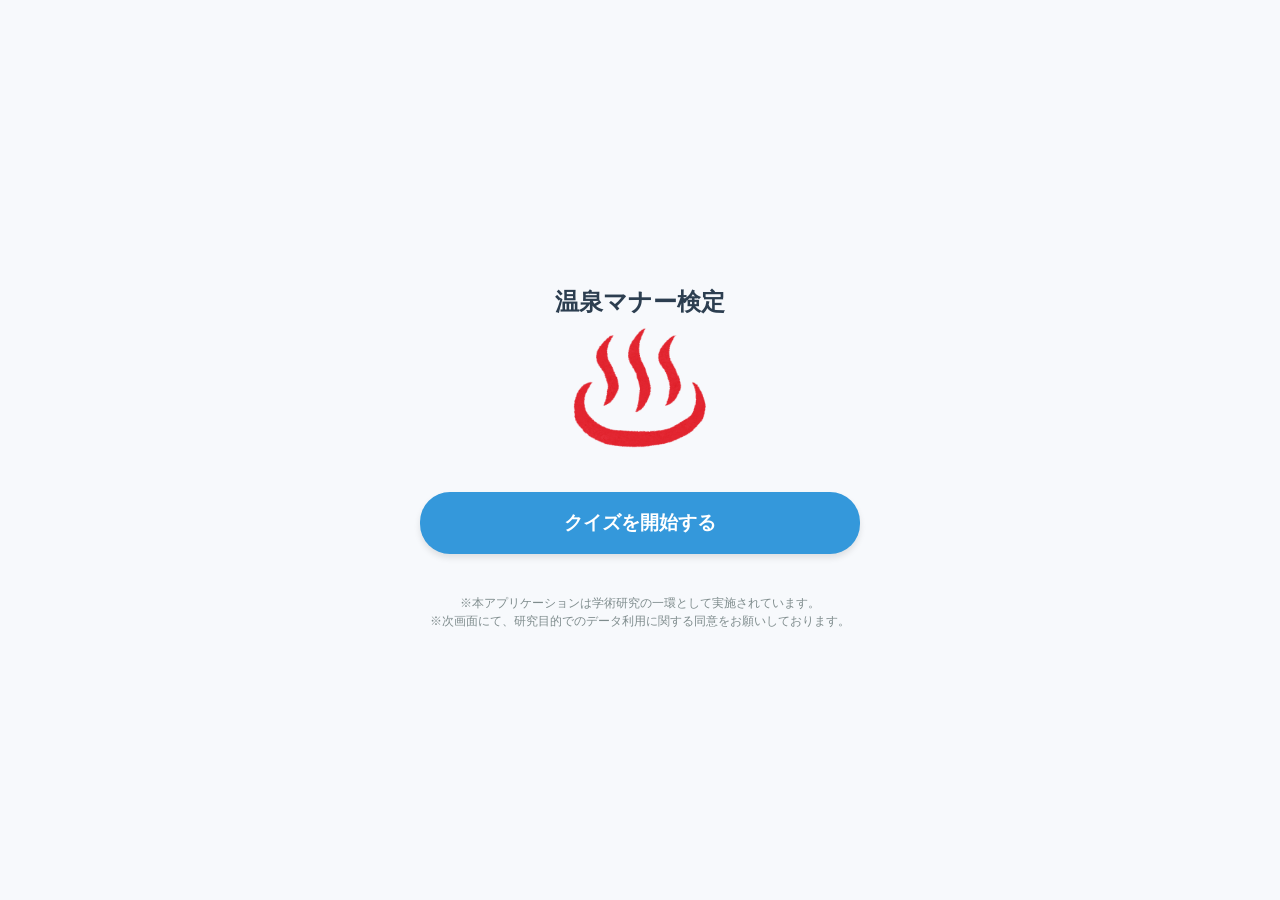
<file: index.html>
<!DOCTYPE html>
<html lang="ja">
<head>
    <meta charset="UTF-8">
    <meta name="viewport" content="width=device-width, initial-scale=1.0">
    <title>温泉マナー学習アプリ</title>
    <link rel="stylesheet" href="css/style.css" type="text/css">
</head>
<body>
    <div class="container">
        <h1>温泉マナー検定</h1>
        <div class="hero-image">
            <img src="images/mark_onsen.png" alt="温泉マーク"> </div>
        <a href="screen2.html" class="start-btn">クイズを開始する</a>
        <div id="completed-msg" style="display: none; color: #e74c3c; font-weight: bold; margin-top: 20px; background: #fce4e4; padding: 15px; border-radius: 8px;">
            すでに回答済みです。<br>ご協力ありがとうございました。
        </div>
        <div class="footer-notes">
            ※本アプリケーションは学術研究の一環として実施されています。<br>
            ※次画面にて、研究目的でのデータ利用に関する同意をお願いしております。
        </div>
    </div>
    <script src="js/script.js"></script>
</body>
</html>
</file>
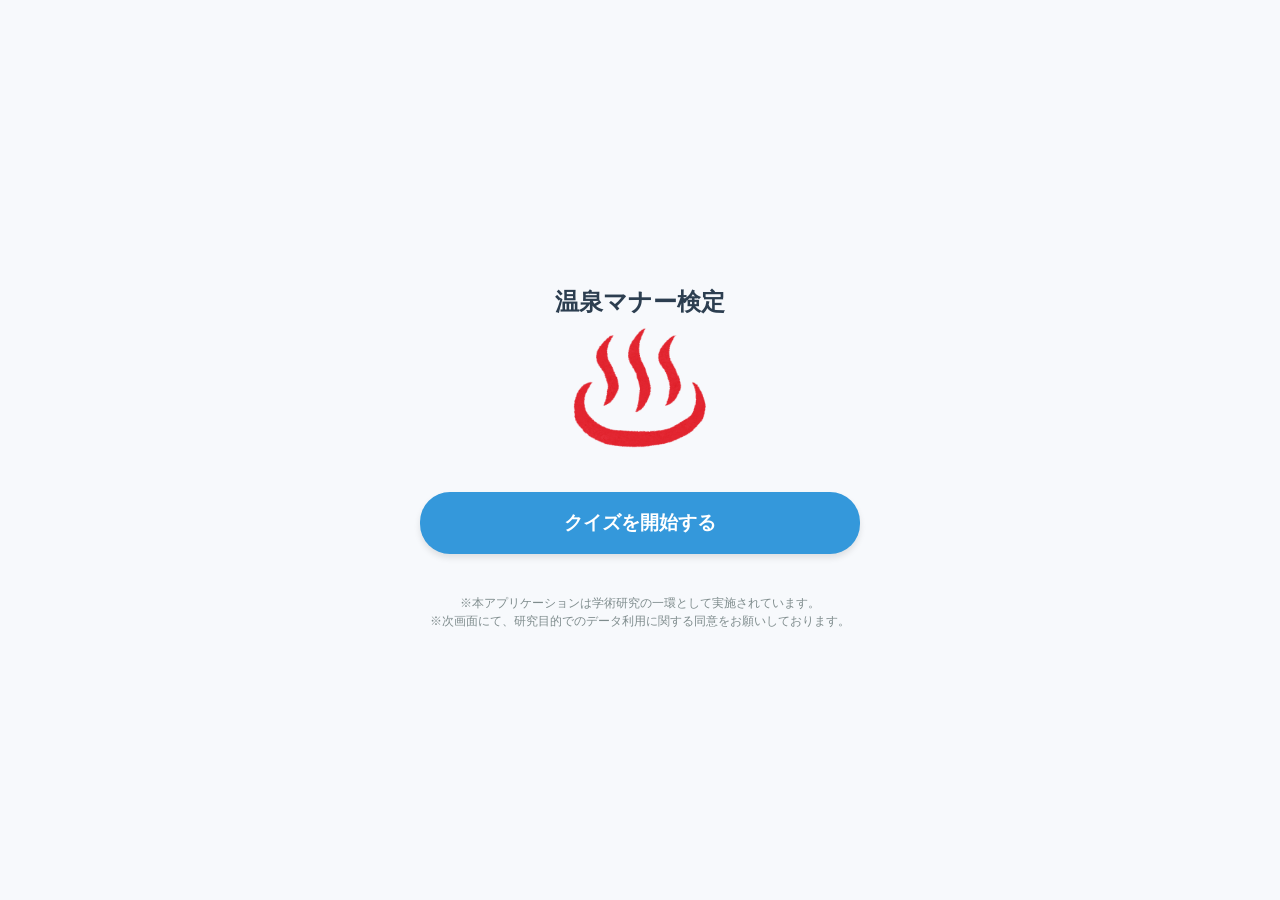
<file: quiz.html>
<!DOCTYPE html>
<html lang="ja">
<head>
    <meta charset="UTF-8">
    <meta name="viewport" content="width=device-width, initial-scale=1.0">
    <title>クイズ - 温泉マナー検定</title>
    <link rel="stylesheet" href="css/style.css" type="text/css">
</head>
<body>
    <div id="devtools-warning" style="display:none; position:fixed; top:0; left:0; width:100%; height:100%; background:white; z-index:9999; text-align:center; padding-top:20%;">
        <h1>不正なアクセスが検知されました</h1>
        <p>研究データの保全のため、開発者ツールの使用は禁止されています。</p>
    </div>
    <div class="container">
        <div class="progress-container" style="text-align: center; margin: 15px 0;">
            <div class="progress" id="progress-text">1問 / 15問中</div>
            <progress id="quiz-progress" value="1" max="15" style="width: 100%; height: 15px; margin-top: 5px;"></progress>
        </div>
        <div id="quiz-area">
            <div class="question-text" id="question-text">ここに問題文が表示されます</div>
            <div class="btn-group">
                <button class="answer-btn btn-maru" id="btn-true">〇</button>
                <button class="answer-btn btn-batsu" id="btn-false">✖</button>
            </div>
        </div>
        <div id="explanation-area">
            <div class="result-mark" id="result-mark"></div>
            <h3 id="correct-answer-text"></h3>
            <div class="explanation-text" id="explanation-text">ここに解説が表示されます</div>
            <button class="next-btn" id="next-btn">次の問題へ</button>
        </div>
    </div>
    <script src="js/quiz.js"></script>
</body>
</html>
</file>
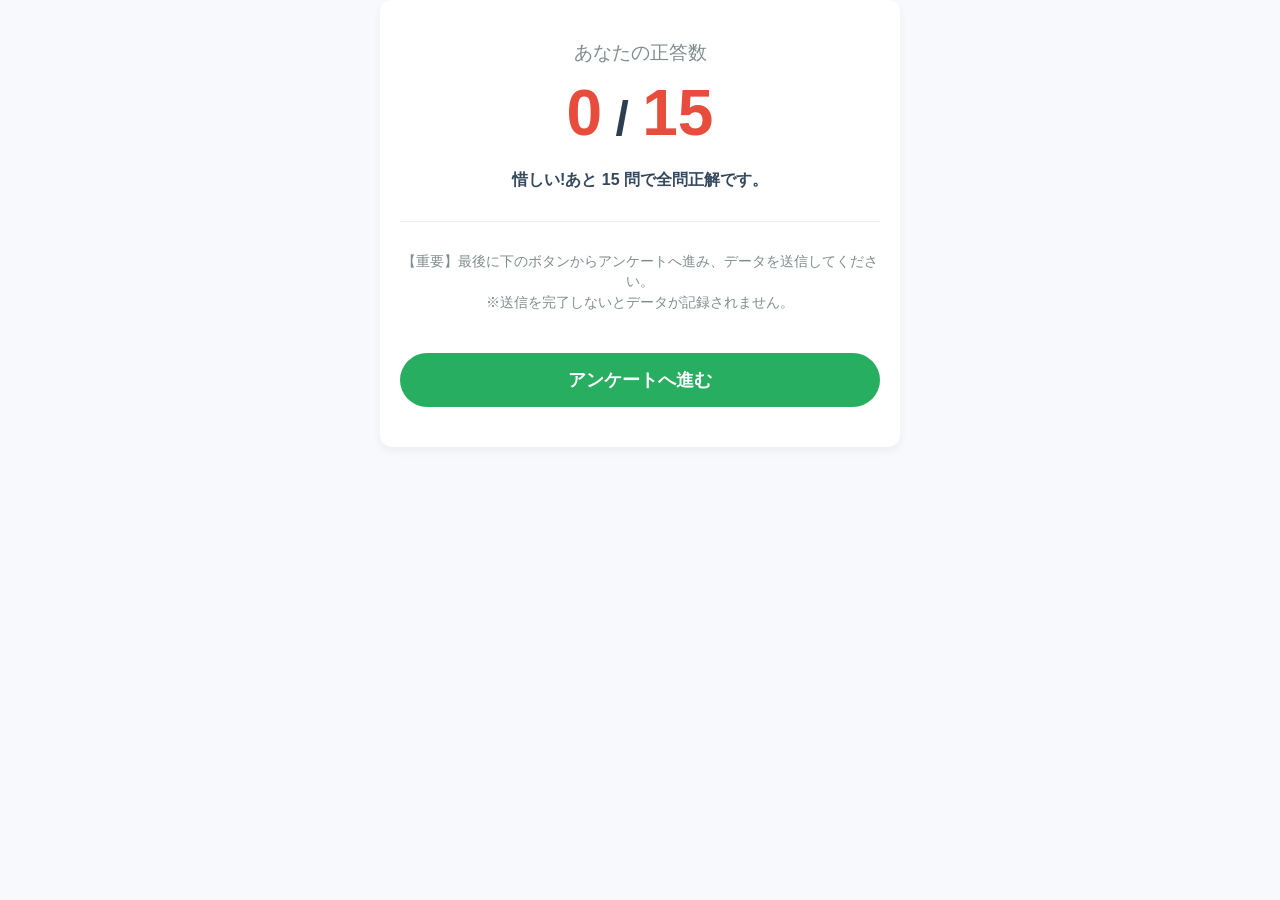
<file: result.html>
<!DOCTYPE html>
<html lang="ja">
<head>
    <meta charset="UTF-8">
    <meta name="viewport" content="width=device-width, initial-scale=1.0">
    <title>最終結果 - 温泉マナー検定</title>
    <link rel="stylesheet" href="css/style.css" type="text/css">
    <style>
        .result-container {
            background: #fff; width: 100%; max-width: 480px; padding: 40px 20px;
            border-radius: 12px; box-shadow: 0 4px 10px rgba(0,0,0,0.05); text-align: center;
        }
        .score-title { font-size: 1.2rem; color: #7f8c8d; margin-bottom: 10px; }
        .score-display { font-size: 3rem; font-weight: bold; color: #2c3e50; margin-bottom: 20px; }
        .score-display span { color: #e74c3c; font-size: 4rem; }
        #coupon-area { display: none; background: #fff3cd; border: 2px dashed #ffc107; padding: 20px; border-radius: 10px; margin: 20px 0; }
        .coupon-title { font-size: 1.2rem; font-weight: bold; color: #856404; margin-bottom: 10px; }
        .coupon-code { font-size: 1.5rem; font-weight: bold; letter-spacing: 2px; color: #d32f2f; background: #fff; padding: 10px; border-radius: 5px; }
        #retry-area { display: none; margin: 20px 0; }
        .send-btn { width: 100%; padding: 15px; font-size: 1.1rem; font-weight: bold; color: #fff; background-color: #27ae60; border: none; border-radius: 30px; cursor: pointer; transition: 0.3s; margin-top: 20px; }
        .send-btn:active { background-color: #2ecc71; transform: translateY(2px); }
        .retry-btn { background-color: #95a5a6; margin-top: 10px; }
    </style>
</head>
<body>
<div class="result-container">
    <div class="score-title">あなたの正答数</div>
    <div class="score-display"><span id="final-score">0</span> / <span id="total-questions">15</span></div>
    <p id="result-message" style="font-weight: bold; color: #34495e; margin-bottom: 30px;"></p>
    <div id="coupon-area">
        <div class="coupon-title">🎉全問正解特典🎉</div>
        <p style="font-size: 0.9rem; margin-bottom: 10px;">以下の模擬クーポンコードをスクリーンショットで保存してください。</p>
        <div class="coupon-code">ONSEN-2026-THX</div>
    </div>
    <hr style="border: none; border-top: 1px solid #eee; margin: 30px 0;">
    <p style="font-size: 0.85rem; color: #7f8c8d; line-height: 1.5; margin-bottom: 20px;">
        【重要】最後に下のボタンからアンケートへ進み、データを送信してください。<br>※送信を完了しないとデータが記録されません。
    </p>
    <button class="send-btn" id="go-survey-btn">アンケートへ進む</button>
</div>
<script src="js/result.js"></script>
</body>
</html>
</file>
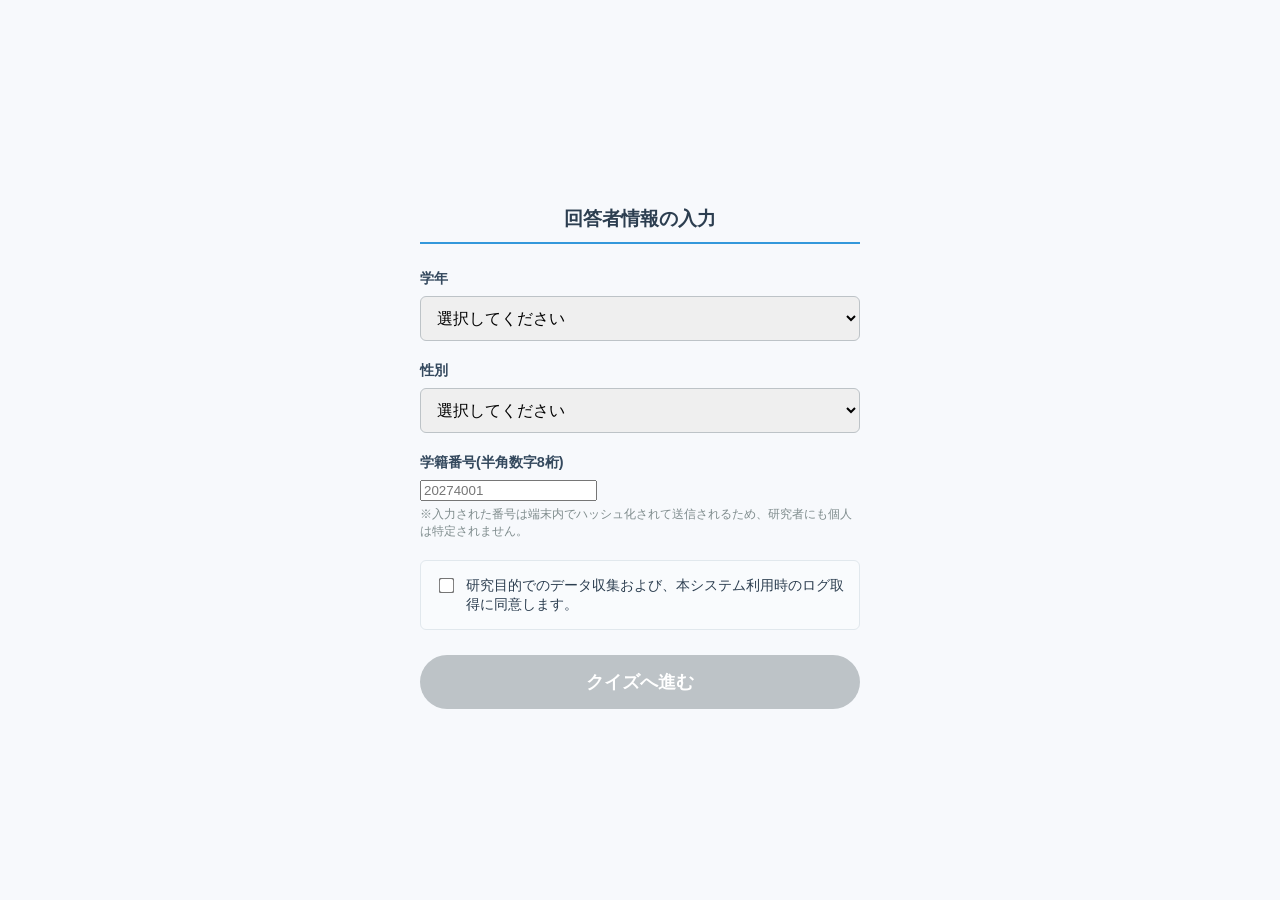
<file: screen2.html>
<!DOCTYPE html>
<html lang="ja">
<head>
    <meta charset="UTF-8">
    <meta name="viewport" content="width=device-width, initial-scale=1.0">
    <title>属性入力 - 温泉マナー検定</title>
    <link rel="stylesheet" href="css/style.css" type="text/css">
</head>
<body>
    <div class="container">
        <h2>回答者情報の入力</h2>
        <form id="attributeForm">
            <div class="form-group">
                <label>学年</label>
                <select id="grade" required>
                    <option value="">選択してください</option>
                    <option value="1">大学/専門1年生</option>
                    <option value="2">大学/専門2年生</option>
                    <option value="3">大学/専門3年生</option>
                    <option value="4">大学/専門4年生</option>
                    <option value="5">大学院生(修士・博士)</option>
                    <option value="other">その他</option>
                </select>
            </div>
            <div class="form-group">
                <label>性別</label>
                <select id="gender" required>
                    <option value="">選択してください</option>
                    <option value="male">男性</option>
                    <option value="female">女性</option>
                    <option value="other">回答しない</option>
                </select>
            </div>
            <div class="form-group">
                <label>学籍番号(半角数字8桁)</label>
                <input type="tel" id="studentId" inputmode="numeric" pattern="^[0-9]{8}$" placeholder="20274001" autocomplete="off" autocorrect="off" required>
                <div class="note">※入力された番号は端末内でハッシュ化されて送信されるため、研究者にも個人は特定されません。</div>
            </div>
            <div class="consent-box">
                <label class="consent-label">
                    <input type="checkbox" id="consentCheck">
                    <span>研究目的でのデータ収集および、本システム利用時のログ取得に同意します。</span>
                </label>
            </div>
            <button type="button" id="nextBtn" class="submit-btn" disabled>クイズへ進む</button>
        </form>
    </div>
    <script src="js/screen2.js"></script>
</body>
</html>
</file>
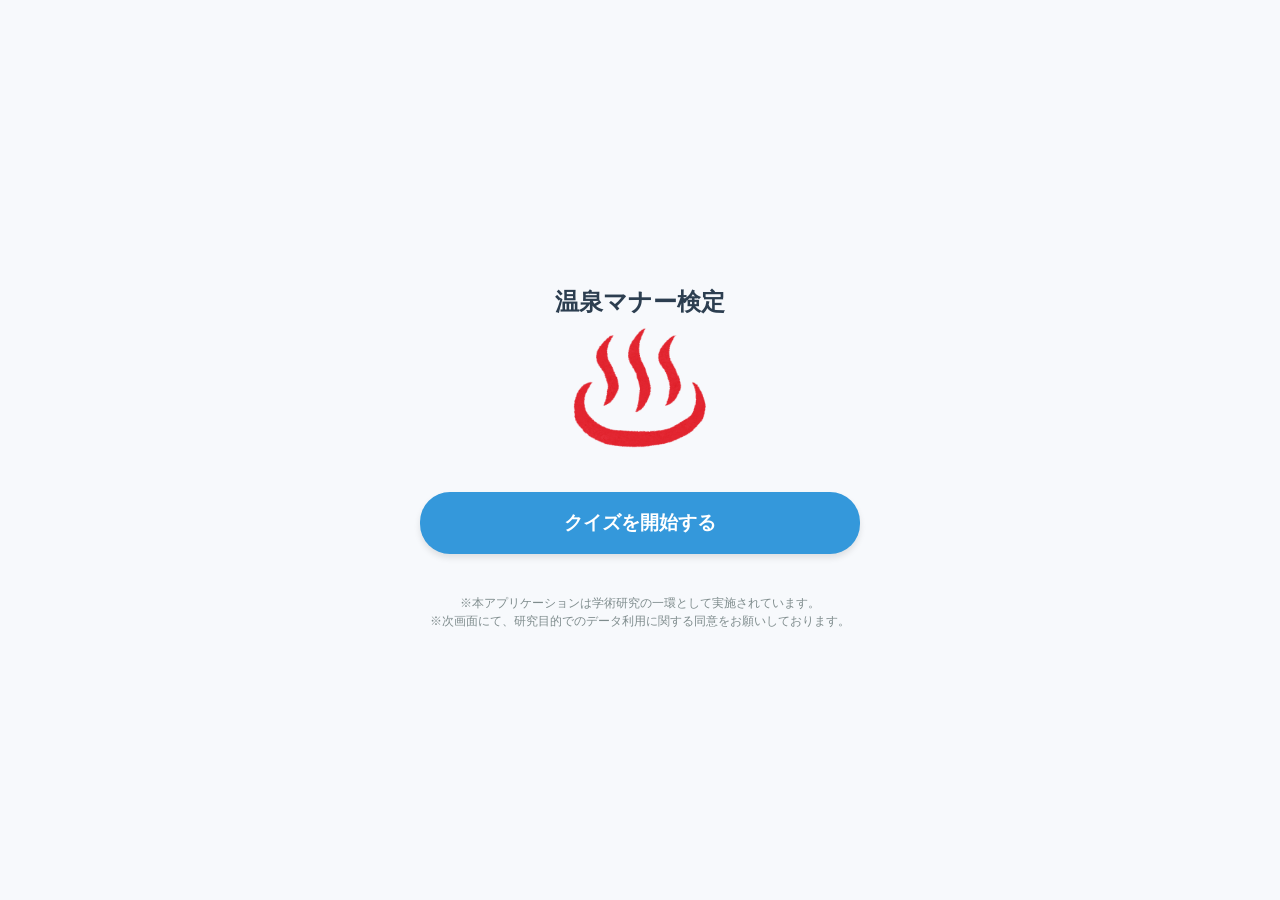
<file: survey.html>
<!DOCTYPE html>
<html lang="ja">
<head>
    <meta charset="UTF-8">
    <meta name="viewport" content="width=device-width, initial-scale=1.0">
    <title>アンケート - 温泉マナー検定</title>
    <link rel="stylesheet" href="css/style.css" type="text/css">
    <style>
        .survey-container {
            background: #fff; width: 100%; max-width: 480px; padding: 30px 20px;
            border-radius: 12px; box-shadow: 0 4px 10px rgba(0,0,0,0.05); text-align: left;
            margin: 20px auto; box-sizing: border-box;
        }
        h2 { text-align: center; border-bottom: 2px solid #3498db; padding-bottom: 10px; margin-bottom: 20px;}
        .form-group { margin-bottom: 25px; }
        .form-group label { font-weight: bold; display: block; margin-bottom: 10px; color: #2c3e50; }
        .radio-group div { margin-bottom: 8px; }
        .send-btn { width: 100%; padding: 15px; font-size: 1.1rem; font-weight: bold; color: #fff; background-color: #27ae60; border: none; border-radius: 30px; cursor: pointer; transition: 0.3s; margin-top: 10px; }
        .send-btn:active { background-color: #2ecc71; transform: translateY(2px); }
        .send-btn:disabled { background-color: #bdc3c7; cursor: not-allowed; }
    </style>
</head>
<body>
    <div class="survey-container">
        <h2>事後アンケート</h2>
        <p style="font-size: 0.9rem; margin-bottom: 20px; color: #7f8c8d; text-align: center;">最後に以下の質問にお答えください。</p>
        <form id="surveyForm">
            <div class="form-group">
                <label>1.本アプリによるマナー学習は有用でしたか?</label>
                <div class="radio-group">
                    <div><input type="radio" name="q1" value="5" required> 非常に有用</div>
                    <div><input type="radio" name="q1" value="4"> 有用</div>
                    <div><input type="radio" name="q1" value="3"> どちらともいえない</div>
                    <div><input type="radio" name="q1" value="2"> 無用</div>
                    <div><input type="radio" name="q1" value="1"> 非常に無用</div>
                </div>
            </div>
            <div class="form-group">
                <label>2.今後宿泊する際のマナーに対する意識は向上しましたか?</label>
                <div class="radio-group">
                    <div><input type="radio" name="q2" value="5" required> 非常に向上した</div>
                    <div><input type="radio" name="q2" value="4"> 向上した</div>
                    <div><input type="radio" name="q2" value="3"> 変わらない</div>
                    <div><input type="radio" name="q2" value="2"> 低下した</div>
                    <div><input type="radio" name="q2" value="1"> 非常に低下した</div>
                </div>
            </div>
            <div class="form-group">
                <label>3.クイズの難易度は適切でしたか?</label>
                <div class="radio-group">
                    <div><input type="radio" name="q3" value="5" required> 非常に適切</div>
                    <div><input type="radio" name="q3" value="4"> 適切</div>
                    <div><input type="radio" name="q3" value="3"> どちらともいえない</div>
                    <div><input type="radio" name="q3" value="2"> 不適切</div>
                    <div><input type="radio" name="q3" value="1"> 非常に不適切</div>
                </div>
            </div>
            <div class="form-group">
                <label>4.本アプリを通して、マナー違反が施設に与える「損害」への理解は深まりましたか?</label>
                <div class="radio-group">
                    <div><input type="radio" name="q4" value="5" required> 非常に深まった</div>
                    <div><input type="radio" name="q4" value="4"> 深まった</div>
                    <div><input type="radio" name="q4" value="3"> どちらともいえない</div>
                    <div><input type="radio" name="q4" value="2"> あまり深まらない</div>
                    <div><input type="radio" name="q4" value="1"> 全く深まらない</div>
                </div>
            </div>
            <div class="form-group">
                <label>5. 今後もこのような学習アプリを利用したいと思いますか?</label>
                <div class="radio-group">
                    <div><input type="radio" name="q5" value="5" required> 非常に思う</div>
                    <div><input type="radio" name="q5" value="4"> 思う</div>
                    <div><input type="radio" name="q5" value="3"> どちらともいえない</div>
                    <div><input type="radio" name="q5" value="2"> 思わない</div>
                    <div><input type="radio" name="q5" value="1"> 全く思わない</div>
                </div>
            </div>
            <div class="form-group" id="reward-question-area" style="display: none; background-color: #fff3cd; padding: 15px; border-radius: 8px; border: 1px solid #ffeeba;">
                <label style="color: #856404;">【特別質問】<br>全問正解の報酬を獲得したことで、マナーを学習する意欲や、実践しようというやる気は高まりましたか?</label>
                <div class="radio-group">
                    <div><input type="radio" name="q_reward" value="5"> 非常に高まった</div>
                    <div><input type="radio" name="q_reward" value="4"> 高まった</div>
                    <div><input type="radio" name="q_reward" value="3"> どちらともいえない</div>
                    <div><input type="radio" name="q_reward" value="2"> あまり高まらない</div>
                    <div><input type="radio" name="q_reward" value="1"> 全く高まらない</div>
                </div>
            </div>
            <div class="form-group">
                <label>自由記述(ご意見・ご感想等)</label>
                <textarea id="freeText" rows="4" style="width: 100%; border-radius: 6px; border: 1px solid #bdc3c7; padding: 10px; box-sizing: border-box; font-size: 1rem;"></textarea>
            </div>
            <button type="submit" id="submitSurveyBtn" class="send-btn">全てのデータを送信して終了</button>
        </form>
    </div>
    <script src="js/survey.js"></script>
</body>
</html>
</file>
<file: css/style.css>
body {
            font-family: 'Helvetica Neue', Arial, 'Hiragino Kaku Gothic ProN', 'Hiragino Sans', Meiryo, sans-serif;
            margin: 0;
            padding: 0;
            background-color: #f7f9fc;
            color: #333;
            display: flex;
            flex-direction: column;
            min-height: 100vh;
            align-items: center;
        }

        .container {
            width: 100%;
            max-width: 480px;
            padding: 20px;
            box-sizing: border-box;
            text-align: center;
            flex-grow: 1;
            display: flex;
            flex-direction: column;
            justify-content: center;
        }

        h1 {
            font-size: 1.5rem;
            color: #2c3e50;
            margin-bottom: 5px;
        }
        .catchphrase {
            font-size: 1rem;
            color: #e74c3c;
            font-weight: bold;
            margin-bottom: 20px;
        }

        .hero-image {
            width: 100%;
            margin: 0 auto 30px auto;
            background-color: transparent;
            display: flex;
            align-items: center;
            justify-content: center;
        }

        .hero-image img {
            width: 140px;
            height: auto;
            display: block;
        }

        .start-btn {
            display: block;
            width: 100%;
            padding: 18px 0;
            font-size: 1.2rem;
            font-weight: bold;
            color: #fff;
            background-color: #3498db;
            border: none;
            border-radius: 30px;
            text-decoration: none;
            box-shadow: 0 4px 6px rgba(0,0,0,0.1);
            transition: background-color 0.3s, transform 0.1s;
            cursor: pointer;
        }
        .start-btn:active {
            background-color: #2980b9;
            transform: translateY(2px);
            box-shadow: 0 2px 3px rgba(0,0,0,0.1);
        }

        .footer-notes {
            margin-top: 40px;
            font-size: 0.75rem;
            color: #7f8c8d;
            line-height: 1.5;
        }

        h2 {
            font-size: 1.2rem;
            color: #2c3e50;
            text-align: center;
            border-bottom: 2px solid #3498db;
            padding-bottom: 10px;
            margin-bottom: 25px;
        }
        .form-group {
            margin-bottom: 20px;
            text-align: left;
        }
        label {
            display: block;
            font-weight: bold;
            margin-bottom: 8px;
            font-size: 0.9rem;
            color: #34495e;
        }
        select, input[type="text"] {
            width: 100%;
            padding: 12px;
            border: 1px solid #bdc3c7;
            border-radius: 6px;
            font-size: 1rem;
            box-sizing: border-box;
        }
        .note {
            font-size: 0.75rem;
            color: #7f8c8d;
            margin-top: 5px;
        }
        .consent-box {
            background: #f9fbfd;
            border: 1px solid #e1e8ed;
            padding: 15px;
            border-radius: 6px;
            margin-bottom: 25px;
            font-size: 0.85rem;
            text-align: left;
        }
        .consent-label {
            display: flex;
            align-items: flex-start;
            gap: 10px;
            font-weight: normal;
            cursor: pointer;
            color: #2c3e50;
            margin: 0;
        }
        input[type="checkbox"] {
            margin-top: 3px;

            transform: scale(1.2);
        }
        .submit-btn {
            width: 100%;
            padding: 15px;
            font-size: 1.1rem;
            font-weight: bold;
            color: #fff;
            background-color: #bdc3c7;
            border: none;
            border-radius: 30px;
            transition: 0.3s;
            cursor: not-allowed
        }
        /* 全ての入力が完了した時にJavaScriptでこのクラスを付与する。 */
        .submit-btn.active {
            background-color: #3498db;
            cursor: pointer;
        }
        .submit-btn.active:active {
            background-color: #2980b9;
            transform: translateY(2px);
        }

    .progress {
        font-size: 0.9rem;
        color: #7f8c8d;
        margin-bottom: 15px;
        font-weight: bold;
    }
    .question-text {
        font-size: 1.2rem;
        color: #2c3e50;
        font-weight: bold;
        margin-bottom: 30px;
        line-height: 1.5;
        text-align: left;
    }

    #quiz-area { display: block; }

    .btn-group {
        display: flex;
        gap: 15px;
        justify-content: center;
        margin-top: 20px;
    }

    .answer-btn {
        flex: 1;
        padding: 20px;
        font-size: 2rem;
        font-weight: bold;
        color: #fff;
        border: none;
        border-radius: 10px;
        cursor: pointer;
        transition: 0.2s;
    }

    .btn-maru { background-color: #e74c3c; }

    .btn-batsu { background-color: #3498db; }

    .answer-btn:active {
        transform: scale(0.95);
    }

    #explanation-area { display: none; }
    .result-mark {
        font-size: 4rem;
        margin: -10px 0 10px 0;
    }

    .correct-color {
        color: #27ae60;
    }

    .incorrect-color {
        color: #c0392b;
    }

    .explanation-text {
        text-align: left;
        font-size: 1rem;
        color: #34495e;
        line-height: 1.6;
        background: #fdf2e9;
        border-left: 5px solid #e67e22;
        padding: 15px;
        margin-bottom: 25px;
        border-radius: 4px;
    }

    .next-btn {
        width: 100%;
        padding: 15px;
        font-size: 1.1rem;
        font-weight: bold;
        color: #fff;
        background-color: #2c3e50;
        border: none;
        border-radius: 30px;
        cursor: pointer;
        transition: 0.3s;
    }

    .next-btn:active {
        background-color: #1a252f;
        transform: translateY(2px);
    }
</file>
